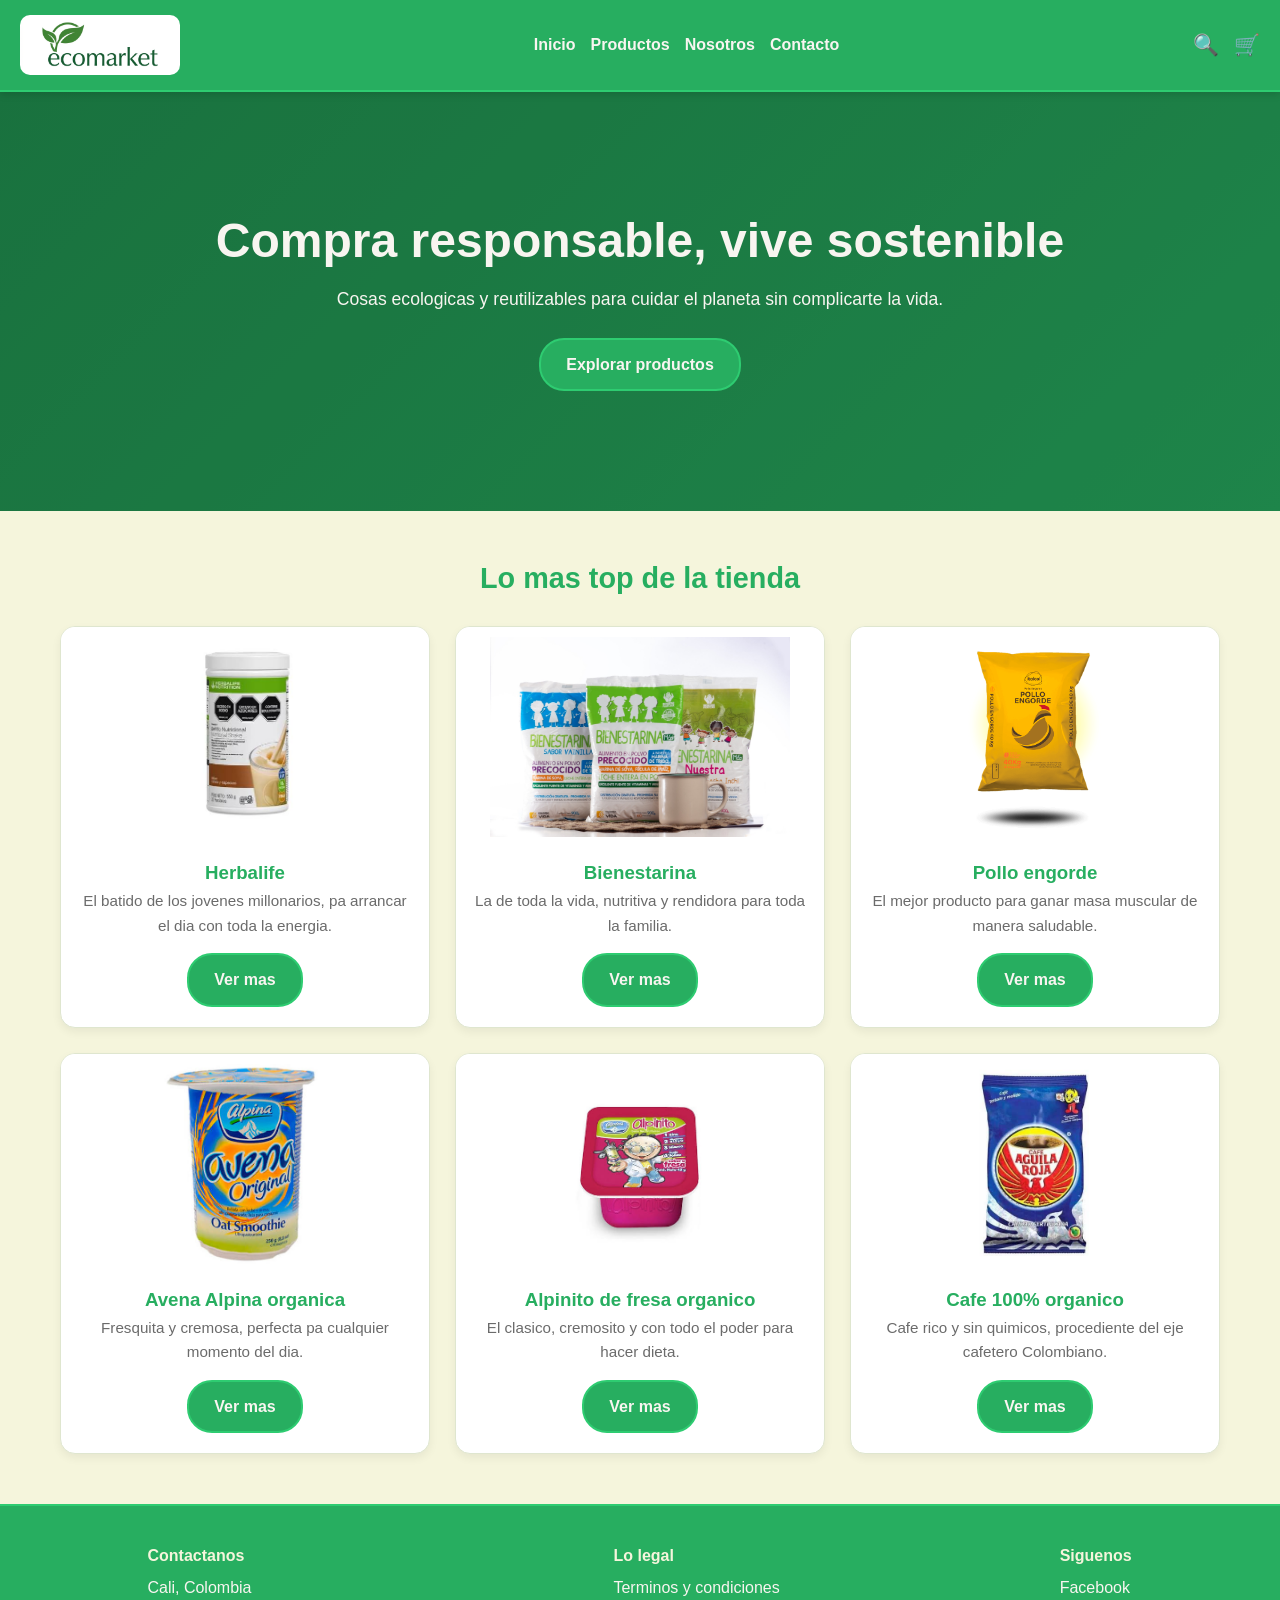
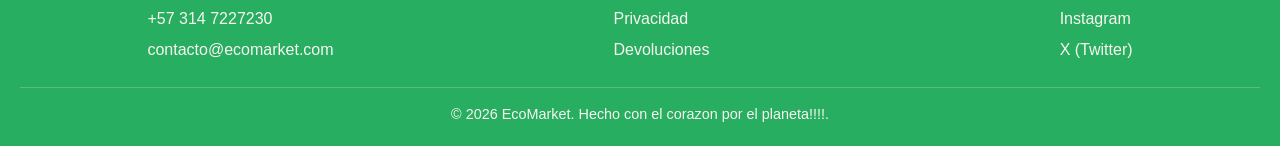
<file: index.html>
<!DOCTYPE html>
<html lang="es">
<head>
  <meta charset="UTF-8">
  <meta name="viewport" content="width=device-width, initial-scale=1.0">
  <title>EcoMarket | Inicio</title>

  <link rel="stylesheet" href="css/main.css">
  <link rel="stylesheet" href="css/layout.css">
  <link rel="stylesheet" href="css/components.css">
  <link rel="stylesheet" href="css/animations.css">
</head>
<body>

  <!-- ENCABEZADO -->
  <header class="header">
    <a href="index.html" class="logo"><img src="img/icons/logo.jpg" alt="EcoMarket"></a>

    <nav class="nav">
      <a href="index.html">Inicio</a>
      <a href="views/productos.html">Productos</a>
      <a href="views/sobre-nosotros.html">Nosotros</a>
      <a href="views/contacto.html">Contacto</a>
    </nav>

    <div class="header-iconos">
      <a href="views/productos.html" title="Buscar">🔍</a>
      <a href="#" title="Carrito">🛒</a>
    </div>
  </header>

  <main>

    <!-- PRINCIPAL -->
    <section class="banner">
      <h1>Compra responsable, vive sostenible</h1>
      <p>Cosas ecologicas y reutilizables para cuidar el planeta sin complicarte la vida.</p>
      <a href="views/productos.html" class="btn">Explorar productos</a>
    </section>

    <!-- PRODUCTOS DESTACADOS -->
    <section class="destacados">
      <h2>Lo mas top de la tienda</h2>

      <div class="vitrina">

        <article class="card">
          <img src="img/products/herbalife.jpg" alt="Batido Herbalife">
          <h3>Herbalife</h3>
          <p>El batido de los jovenes millonarios, pa arrancar el dia con toda la energia.</p>
          <a href="views/productos.html" class="btn">Ver mas</a>
        </article>

        <article class="card">
          <img src="img/products/bienestarina.jpg" alt="Bolsa de Bienestarina">
          <h3>Bienestarina</h3>
          <p>La de toda la vida, nutritiva y rendidora para toda la familia.</p>
          <a href="views/productos.html" class="btn">Ver mas</a>
        </article>

        <article class="card">
          <img src="img/products/pollo-engorde.png" alt="Bulto de pollo engorde">
          <h3>Pollo engorde</h3>
          <p>El mejor producto para ganar masa muscular de manera saludable.</p>
          <a href="views/productos.html" class="btn">Ver mas</a>
        </article>

        <article class="card">
          <img src="img/products/avena-alpina.jpg" alt="Avena Alpina">
          <h3>Avena Alpina organica</h3>
          <p>Fresquita y cremosa, perfecta pa cualquier momento del dia.</p>
          <a href="views/productos.html" class="btn">Ver mas</a>
        </article>

        <article class="card">
          <img src="img/products/alpinito-fresa.jpg" alt="Alpinito sabor a fresa">
          <h3>Alpinito de fresa organico</h3>
          <p>El clasico, cremosito y con todo el poder para hacer dieta.</p>
          <a href="views/productos.html" class="btn">Ver mas</a>
        </article>

        <article class="card">
          <img src="img/products/aguila-roja.jpg" alt="Cafe Aguila Roja">
          <h3>Cafe 100% organico</h3>
          <p>Cafe rico y sin quimicos, procediente del eje cafetero Colombiano.</p>
          <a href="views/productos.html" class="btn">Ver mas</a>
        </article>

      </div>
    </section>

  </main>

  <!-- PIE DE PAGINA -->
  <footer class="footer">
    <div class="footer-columna">
      <h4>Contactanos</h4>
      <p> Cali, Colombia</p>
      <p> +57 314 7227230</p>
      <p> contacto@ecomarket.com</p>
    </div>

    <div class="footer-columna">
      <h4>Lo legal</h4>
      <a href="#">Terminos y condiciones</a>
      <a href="#">Privacidad</a>
      <a href="#">Devoluciones</a>
    </div>

    <div class="footer-columna">
      <h4>Siguenos</h4>
      <a href="#">Facebook</a>
      <a href="#">Instagram</a>
      <a href="#">X (Twitter)</a>
    </div>

    <p class="copy">© 2026 EcoMarket. Hecho con el corazon por el planeta!!!!.</p>
  </footer>

</body>
</html>
</file>
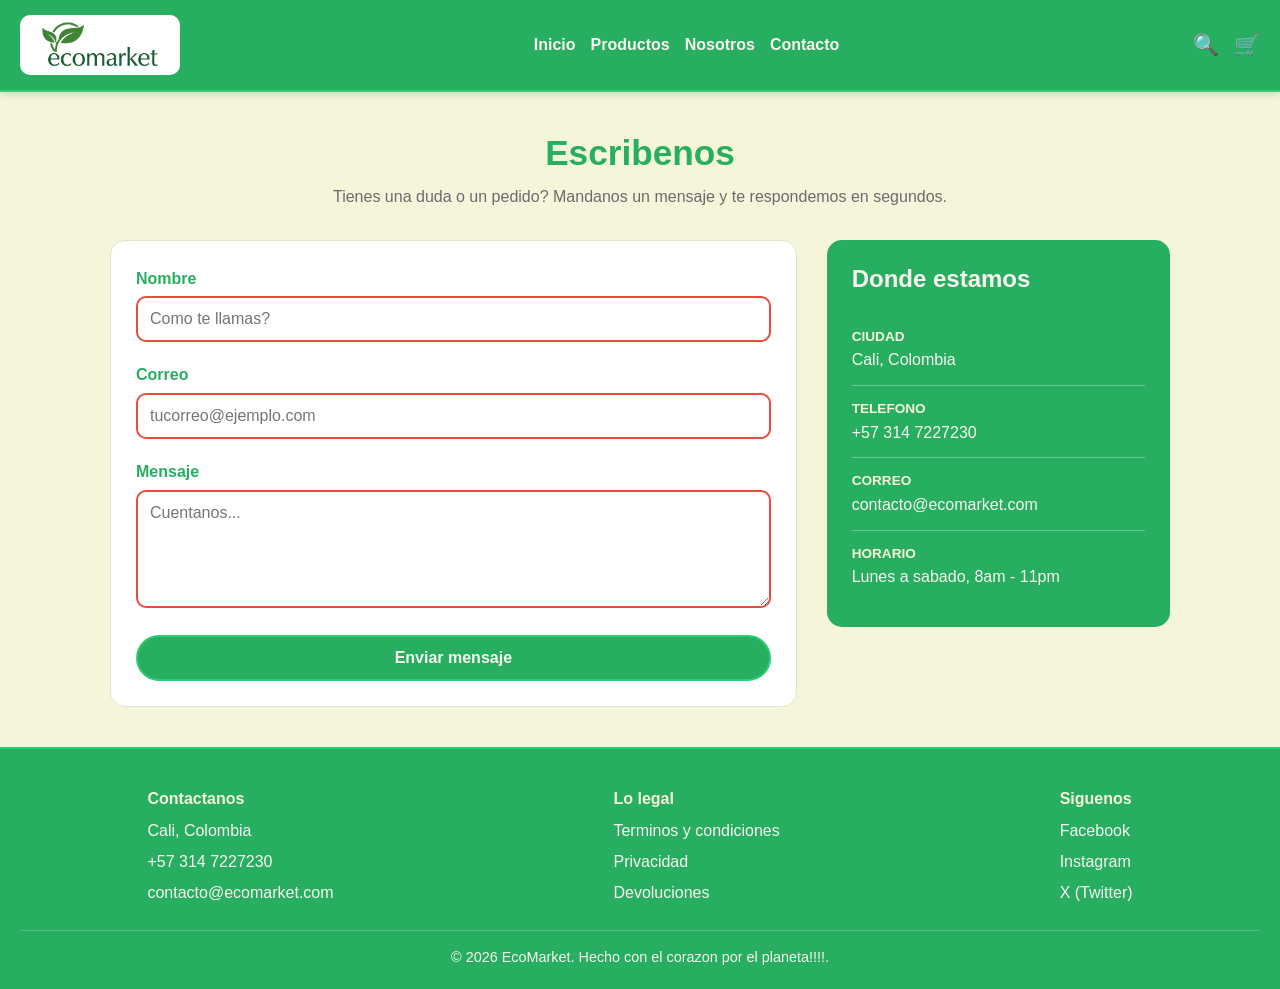
<file: views/contacto.html>
<!DOCTYPE html>
<html lang="es">
<head>
  <meta charset="UTF-8">
  <meta name="viewport" content="width=device-width, initial-scale=1.0">
  <title>EcoMarket | Contacto</title>

  <link rel="stylesheet" href="../css/main.css">
  <link rel="stylesheet" href="../css/layout.css">
  <link rel="stylesheet" href="../css/components.css">
  <link rel="stylesheet" href="../css/animations.css">
</head>
<body>

  <!-- ENCABEZADO -->
  <header class="header">
    <a href="../index.html" class="logo"><img src="../img/icons/logo.jpg" alt="EcoMarket"></a>

    <nav class="nav">
      <a href="../index.html">Inicio</a>
      <a href="productos.html">Productos</a>
      <a href="sobre-nosotros.html">Nosotros</a>
      <a href="contacto.html">Contacto</a>
    </nav>

    <div class="header-iconos">
      <a href="productos.html" title="Buscar">🔍</a>
      <a href="#" title="Carrito">🛒</a>
    </div>
  </header>

  <main class="contacto">

    <h1>Escribenos</h1>
    <p class="contacto-intro">Tienes una duda o un pedido? Mandanos un mensaje y te respondemos en segundos.</p>

    <div class="contacto-columnas">

      <!-- FORMULARIO -->
      <form class="formulario" action="#">
        <div class="campo">
          <label for="nombre">Nombre</label>
          <input type="text" id="nombre" name="nombre" placeholder="Como te llamas?" minlength="3" required>
        </div>

        <div class="campo">
          <label for="email">Correo</label>
          <input type="email" id="email" name="email" placeholder="tucorreo@ejemplo.com" required>
        </div>

        <div class="campo">
          <label for="mensaje">Mensaje</label>
          <textarea id="mensaje" name="mensaje" rows="5" placeholder="Cuentanos..." minlength="10" required></textarea>
        </div>

        <button type="submit" class="btn">Enviar mensaje</button>
      </form>

      <!-- INFORMACION -->
      <div class="contacto-info">
        <h2>Donde estamos</h2>

        <div class="dato">
          <strong>Ciudad</strong>
          <p>Cali, Colombia</p>
        </div>

        <div class="dato">
          <strong>Telefono</strong>
          <p>+57 314 7227230</p>
        </div>

        <div class="dato">
          <strong>Correo</strong>
          <p>contacto@ecomarket.com</p>
        </div>

        <div class="dato">
          <strong>Horario</strong>
          <p>Lunes a sabado, 8am - 11pm</p>
        </div>
      </div>

    </div>
  </main>

  <!-- PIE DE PAGINA -->
  <footer class="footer">
    <div class="footer-columna">
      <h4>Contactanos</h4>
      <p> Cali, Colombia</p>
      <p> +57 314 7227230</p>
      <p> contacto@ecomarket.com</p>
    </div>

    <div class="footer-columna">
      <h4>Lo legal</h4>
      <a href="#">Terminos y condiciones</a>
      <a href="#">Privacidad</a>
      <a href="#">Devoluciones</a>
    </div>

    <div class="footer-columna">
      <h4>Siguenos</h4>
      <a href="#">Facebook</a>
      <a href="#">Instagram</a>
      <a href="#">X (Twitter)</a>
    </div>

    <p class="copy">© 2026 EcoMarket. Hecho con el corazon por el planeta!!!!.</p>
  </footer>

</body>
</html>
</file>
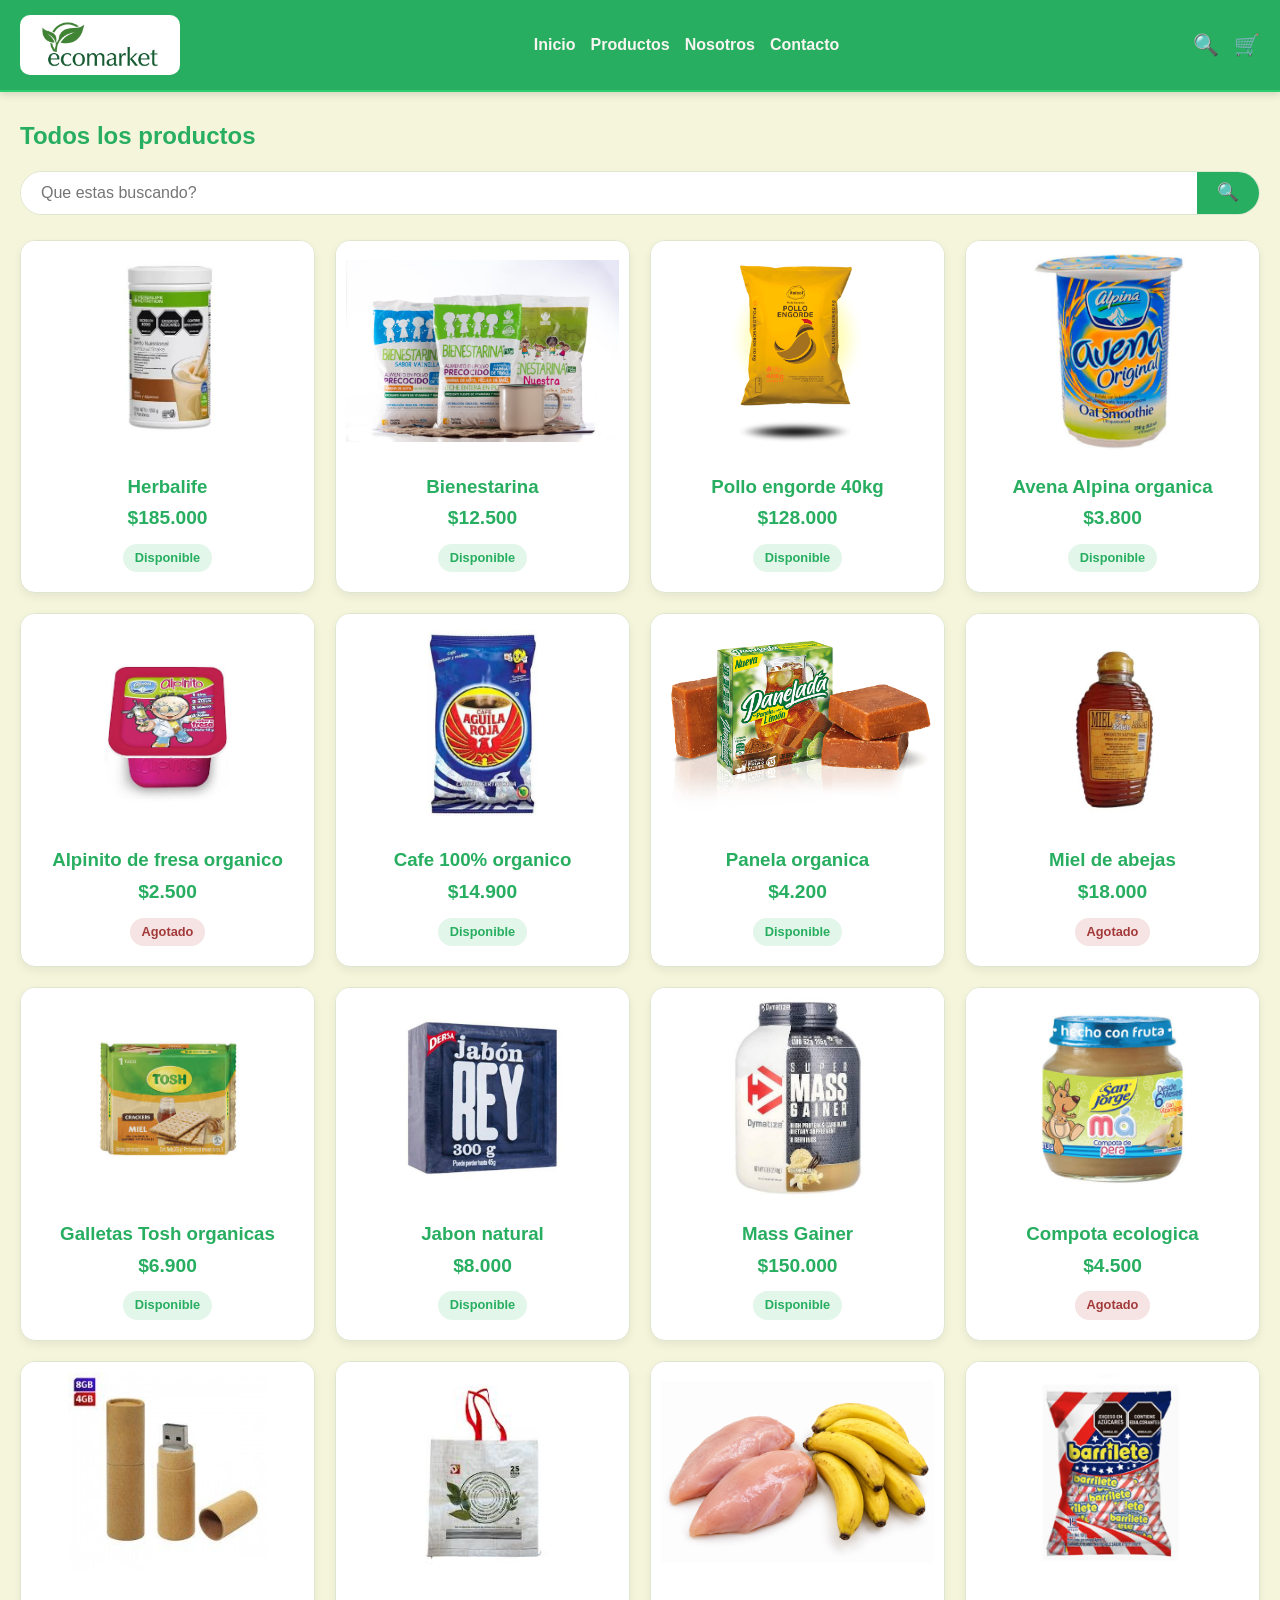
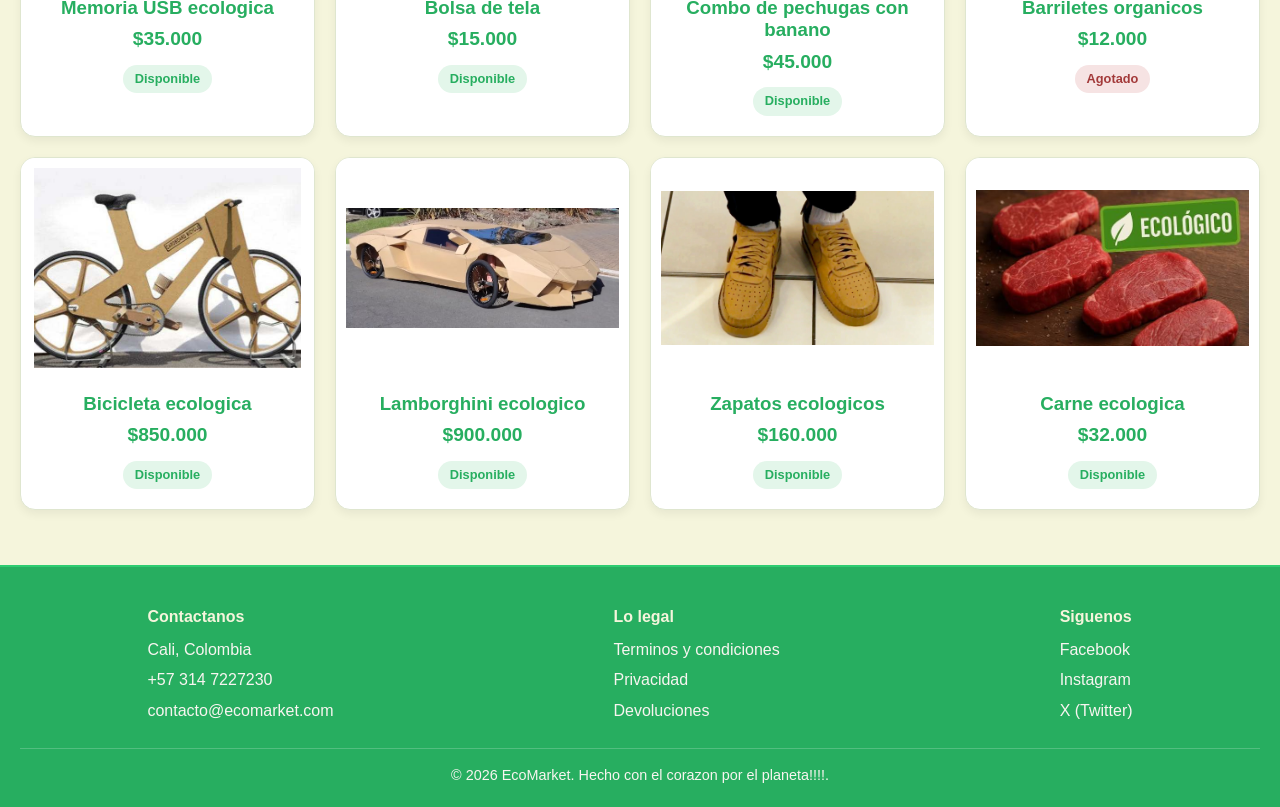
<file: views/productos.html>
<!DOCTYPE html>
<html lang="es">
<head>
  <meta charset="UTF-8">
  <meta name="viewport" content="width=device-width, initial-scale=1.0">
  <title>EcoMarket | Productos</title>

  <link rel="stylesheet" href="../css/main.css">
  <link rel="stylesheet" href="../css/layout.css">
  <link rel="stylesheet" href="../css/components.css">
  <link rel="stylesheet" href="../css/animations.css">
</head>
<body>

  <!-- ENCABEZADO -->
  <header class="header">
    <a href="../index.html" class="logo"><img src="../img/icons/logo.jpg" alt="EcoMarket"></a>

    <nav class="nav">
      <a href="../index.html">Inicio</a>
      <a href="productos.html">Productos</a>
      <a href="sobre-nosotros.html">Nosotros</a>
      <a href="contacto.html">Contacto</a>
    </nav>

    <div class="header-iconos">
      <a href="productos.html" title="Buscar">🔍</a>
      <a href="#" title="Carrito">🛒</a>
    </div>
  </header>

  <main class="catalogo">

    <!-- CONTENIDO DEL CATALOGO -->
    <section class="catalogo-contenido">
      <h1>Todos los productos</h1>

      <!-- BUSCADOR -->
      <div class="buscador">
        <input type="search" placeholder="Que estas buscando?">
        <button type="button">🔍</button>
      </div>

      <!-- AQUI VAN TODOS LOS PRODUCTOS -->
      <div class="vitrina-completa">

        <article class="card">
          <img src="../img/products/herbalife.jpg" alt="Batido Herbalife">
          <h3>Herbalife</h3>
          <p class="precio">$185.000</p>
          <span class="etiqueta disponible">Disponible</span>
        </article>

        <article class="card">
          <img src="../img/products/bienestarina.jpg" alt="Bolsa de Bienestarina">
          <h3>Bienestarina</h3>
          <p class="precio">$12.500</p>
          <span class="etiqueta disponible">Disponible</span>
        </article>

        <article class="card">
          <img src="../img/products/pollo-engorde.png" alt="Bulto de pollo engorde">
          <h3>Pollo engorde 40kg</h3>
          <p class="precio">$128.000</p>
          <span class="etiqueta disponible">Disponible</span>
        </article>

        <article class="card">
          <img src="../img/products/avena-alpina.jpg" alt="Avena Alpina">
          <h3>Avena Alpina organica</h3>
          <p class="precio">$3.800</p>
          <span class="etiqueta disponible">Disponible</span>
        </article>

        <article class="card">
          <img src="../img/products/alpinito-fresa.jpg" alt="Alpinito sabor a fresa">
          <h3>Alpinito de fresa organico</h3>
          <p class="precio">$2.500</p>
          <span class="etiqueta agotado">Agotado</span>
        </article>

        <article class="card">
          <img src="../img/products/aguila-roja.jpg" alt="Cafe Aguila Roja">
          <h3>Cafe 100% organico</h3>
          <p class="precio">$14.900</p>
          <span class="etiqueta disponible">Disponible</span>
        </article>

        <article class="card">
          <img src="../img/products/panelada.png" alt="Panela">
          <h3>Panela organica</h3>
          <p class="precio">$4.200</p>
          <span class="etiqueta disponible">Disponible</span>
        </article>

        <article class="card">
          <img src="../img/products/miel.jpg" alt="Frasco de miel de abejas">
          <h3>Miel de abejas</h3>
          <p class="precio">$18.000</p>
          <span class="etiqueta agotado">Agotado</span>
        </article>

        <article class="card">
          <img src="../img/products/galletas-tosh.jpg" alt="Galletas Tosh">
          <h3>Galletas Tosh organicas</h3>
          <p class="precio">$6.900</p>
          <span class="etiqueta disponible">Disponible</span>
        </article>

        <article class="card">
          <img src="../img/products/jabon-azul.jpg" alt="Jabon azul">
          <h3>Jabon natural</h3>
          <p class="precio">$8.000</p>
          <span class="etiqueta disponible">Disponible</span>
        </article>

        <article class="card">
          <img src="../img/products/mass-gainer.jpg" alt="Tarro de Mass Gainer">
          <h3>Mass Gainer</h3>
          <p class="precio">$150.000</p>
          <span class="etiqueta disponible">Disponible</span>
        </article>

        <article class="card">
          <img src="../img/products/compota-ecologica.jpg" alt="Compota ecologica">
          <h3>Compota ecologica</h3>
          <p class="precio">$4.500</p>
          <span class="etiqueta agotado">Agotado</span>
        </article>

        <article class="card">
          <img src="../img/products/memoria-usb.jpg" alt="Memoria USB ecologica">
          <h3>Memoria USB ecologica</h3>
          <p class="precio">$35.000</p>
          <span class="etiqueta disponible">Disponible</span>
        </article>

        <article class="card">
          <img src="../img/products/bolsa-d1.jpg" alt="Bolsa reutilizable del D1">
          <h3>Bolsa de tela</h3>
          <p class="precio">$15.000</p>
          <span class="etiqueta disponible">Disponible</span>
        </article>

        <article class="card">
          <img src="../img/products/pechugas-banano.png" alt="Combo de pechugas con banano">
          <h3>Combo de pechugas con banano</h3>
          <p class="precio">$45.000</p>
          <span class="etiqueta disponible">Disponible</span>
        </article>

        <article class="card">
          <img src="../img/products/barrilete.jpg" alt="Bolsa de barriletes">
          <h3>Barriletes organicos</h3>
          <p class="precio">$12.000</p>
          <span class="etiqueta agotado">Agotado</span>
        </article>

        <article class="card">
          <img src="../img/products/bicicleta-ecologica.jpg" alt="Bicicleta ecologica">
          <h3>Bicicleta ecologica</h3>
          <p class="precio">$850.000</p>
          <span class="etiqueta disponible">Disponible</span>
        </article>

        <article class="card">
          <img src="../img/products/lambo-carton.jpg" alt="Lamborghini de carton">
          <h3>Lamborghini ecologico</h3>
          <p class="precio">$900.000</p>
          <span class="etiqueta disponible">Disponible</span>
        </article>

        <article class="card">
          <img src="../img/products/zapatos-ecologicos.jpg" alt="Zapatos ecologicos">
          <h3>Zapatos ecologicos</h3>
          <p class="precio">$160.000</p>
          <span class="etiqueta disponible">Disponible</span>
        </article>

        <article class="card">
          <img src="../img/products/carne-ecologica.jpg" alt="Carne ecologica">
          <h3>Carne ecologica</h3>
          <p class="precio">$32.000</p>
          <span class="etiqueta disponible">Disponible</span>
        </article>

      </div>

    </section>

  </main>

  <!-- PIE DE PAGINA -->
  <footer class="footer">
    <div class="footer-columna">
      <h4>Contactanos</h4>
      <p> Cali, Colombia</p>
      <p> +57 314 7227230</p>
      <p> contacto@ecomarket.com</p>
    </div>

    <div class="footer-columna">
      <h4>Lo legal</h4>
      <a href="#">Terminos y condiciones</a>
      <a href="#">Privacidad</a>
      <a href="#">Devoluciones</a>
    </div>

    <div class="footer-columna">
      <h4>Siguenos</h4>
      <a href="#">Facebook</a>
      <a href="#">Instagram</a>
      <a href="#">X (Twitter)</a>
    </div>

    <p class="copy">© 2026 EcoMarket. Hecho con el corazon por el planeta!!!!.</p>
  </footer>

</body>
</html>
</file>
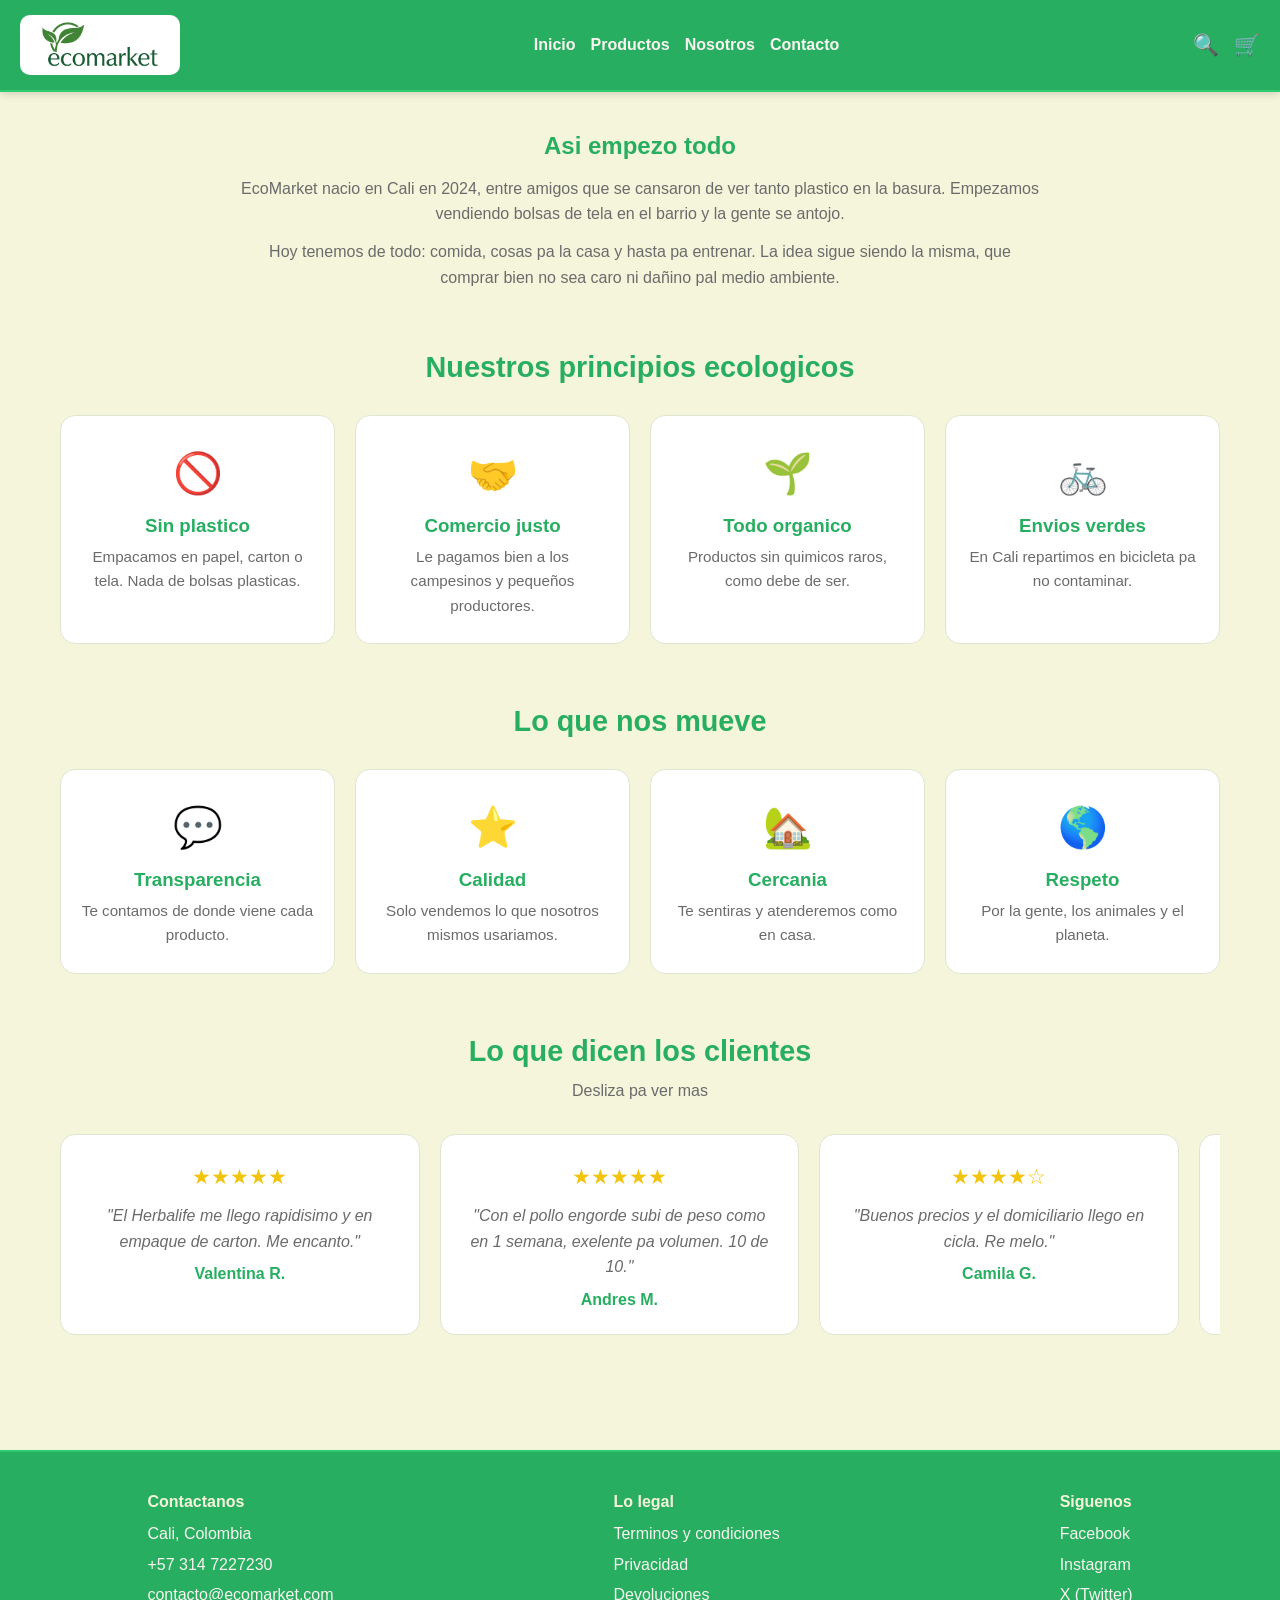
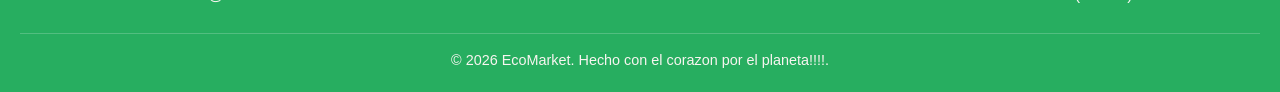
<file: views/sobre-nosotros.html>
<!DOCTYPE html>
<html lang="es">
<head>
  <meta charset="UTF-8">
  <meta name="viewport" content="width=device-width, initial-scale=1.0">
  <title>EcoMarket | Nosotros</title>

  <link rel="stylesheet" href="../css/main.css">
  <link rel="stylesheet" href="../css/layout.css">
  <link rel="stylesheet" href="../css/components.css">
  <link rel="stylesheet" href="../css/animations.css">
</head>
<body>

  <!-- ENCABEZADO -->
  <header class="header">
    <a href="../index.html" class="logo"><img src="../img/icons/logo.jpg" alt="EcoMarket"></a>

    <nav class="nav">
      <a href="../index.html">Inicio</a>
      <a href="productos.html">Productos</a>
      <a href="sobre-nosotros.html">Nosotros</a>
      <a href="contacto.html">Contacto</a>
    </nav>

    <div class="header-iconos">
      <a href="productos.html" title="Buscar">🔍</a>
      <a href="#" title="Carrito">🛒</a>
    </div>
  </header>

  <main class="nosotros">

    <!-- HISTORIA -->
    <section class="historia">
      <div class="historia-texto">
        <h1>Asi empezo todo</h1>
        <p>EcoMarket nacio en Cali en 2024, entre amigos que se cansaron de ver tanto plastico en la basura. Empezamos vendiendo bolsas de tela en el barrio y la gente se antojo.</p>
        <p>Hoy tenemos de todo: comida, cosas pa  la casa y hasta pa entrenar. La idea sigue siendo la misma, que comprar bien no sea caro ni dañino pal medio ambiente.</p>
      </div>
    </section>

    <!-- PRINCIPIOS ECOLOGICOS -->
    <section class="seccion-nosotros">
      <h2>Nuestros principios ecologicos</h2>

      <div class="principios">
        <article class="principio">
          <span class="principio-icono">🚫</span>
          <h3>Sin plastico</h3>
          <p>Empacamos en papel, carton o tela. Nada de bolsas plasticas.</p>
        </article>

        <article class="principio">
          <span class="principio-icono">🤝</span>
          <h3>Comercio justo</h3>
          <p>Le pagamos bien a los campesinos y pequeños productores.</p>
        </article>

        <article class="principio">
          <span class="principio-icono">🌱</span>
          <h3>Todo organico</h3>
          <p>Productos sin quimicos raros, como debe de ser.</p>
        </article>

        <article class="principio">
          <span class="principio-icono">🚲</span>
          <h3>Envios verdes</h3>
          <p>En Cali repartimos en bicicleta pa no contaminar.</p>
        </article>
      </div>
    </section>

    <!-- VALORES -->
    <section class="seccion-nosotros">
      <h2>Lo que nos mueve</h2>

      <div class="principios">
        <article class="principio">
          <span class="principio-icono">💬</span>
          <h3>Transparencia</h3>
          <p>Te contamos de donde viene cada producto.</p>
        </article>

        <article class="principio">
          <span class="principio-icono">⭐</span>
          <h3>Calidad</h3>
          <p>Solo vendemos lo que nosotros mismos usariamos.</p>
        </article>

        <article class="principio">
          <span class="principio-icono">🏡</span>
          <h3>Cercania</h3>
          <p>Te sentiras y atenderemos como en casa.</p>
        </article>

        <article class="principio">
          <span class="principio-icono">🌎</span>
          <h3>Respeto</h3>
          <p>Por la gente, los animales y el planeta.</p>
        </article>
      </div>
    </section>

    <!-- OPINIONES DE LA GENTE -->
    <section class="seccion-nosotros">
      <h2>Lo que dicen los clientes</h2>
      <p class="carrusel-ayuda">Desliza pa ver mas </p>

      <div class="carrusel">
        <article class="testimonio">
          <p class="estrellas">★★★★★</p>
          <p>"El Herbalife me llego rapidisimo y en empaque de carton. Me encanto."</p>
          <h4>Valentina R.</h4>
        </article>

        <article class="testimonio">
          <p class="estrellas">★★★★★</p>
          <p>"Con el pollo engorde subi de peso como en 1 semana, exelente pa volumen. 10 de 10."</p>
          <h4>Andres M.</h4>
        </article>

        <article class="testimonio">
          <p class="estrellas">★★★★☆</p>
          <p>"Buenos precios y el domiciliario llego en cicla. Re melo."</p>
          <h4>Camila G.</h4>
        </article>

        <article class="testimonio">
          <p class="estrellas">★★★★★</p>
          <p>"Compre el lambo de carton pa mi hijo y no se baja de ahi."</p>
          <h4>Juan P.</h4>
        </article>
      </div>
    </section>

  </main>

  <!-- PIE DE PAGINA -->
  <footer class="footer">
    <div class="footer-columna">
      <h4>Contactanos</h4>
      <p> Cali, Colombia</p>
      <p> +57 314 7227230</p>
      <p> contacto@ecomarket.com</p>
    </div>

    <div class="footer-columna">
      <h4>Lo legal</h4>
      <a href="#">Terminos y condiciones</a>
      <a href="#">Privacidad</a>
      <a href="#">Devoluciones</a>
    </div>

    <div class="footer-columna">
      <h4>Siguenos</h4>
      <a href="#">Facebook</a>
      <a href="#">Instagram</a>
      <a href="#">X (Twitter)</a>
    </div>

    <p class="copy">© 2026 EcoMarket. Hecho con el corazon por el planeta!!!!.</p>
  </footer>

</body>
</html>
</file>
<file: css/main.css>
/* =========================================
   Reset, variables (colores) y tipografia
   ========================================= */

/* Variables: guardamos los colores para reusarlos */
:root {
  --principal: #27ae60;       /* verde oscuro (requerimiento) */
  --acento: #2ecc71;          /* verde claro (requerimiento) */
  --fondo: #f5f5dc;           /* beige (requerimiento) */
  --superficie: #ffffff;      /* blanco para tarjetas */
  --borde: #dfe6cf;
  --texto: #2b2b2b;
  --texto-suave: #6b6b6b;
  --texto-claro: #f8f5f0;     /* texto sobre fondo oscuro */
}

/* Reset: quitamos margenes que trae el navegador */
* {
  margin: 0;
  padding: 0;
  box-sizing: border-box;
}

body {
  font-family: Arial, Helvetica, sans-serif;
  background-color: var(--fondo);
  color: var(--texto);
  line-height: 1.6;
}

h1,
h2,
h3,
h4 {
  line-height: 1.2;
}

a {
  text-decoration: none;
  color: inherit;
}

/* Los campos y botones usan la misma fuente de la pagina */
input,
textarea,
button {
  font-family: inherit;
}

img {
  max-width: 100%;
  display: block;
}
</file>
<file: css/layout.css>
/* =========================================
   Header, secciones, vitrinas y footer
   (Mobile First: primero celular, luego pantallas grandes)
   ========================================= */

/* ---------- HEADER ---------- */
.header {
  background-color: var(--principal);
  border-bottom: 2px solid var(--acento);
  padding: 15px 20px;
  display: flex;
  flex-direction: column;
  align-items: center;
  gap: 10px;
  box-shadow: 0 2px 8px rgba(0, 0, 0, 0.15);
  position: sticky;
  top: 0;
  z-index: 10;
}

/* El logo es cuadrado con mucho blanco alrededor:
   con object-fit: cover lo recortamos para que solo se vea el dibujo */
.logo img {
  width: 160px;
  height: 60px;
  object-fit: cover;
  background-color: var(--superficie);
  border-radius: 10px;
}

.nav {
  display: flex;
  flex-wrap: wrap;
  justify-content: center;
  gap: 15px;
}

.nav a {
  font-weight: bold;
  color: var(--texto-claro);
}

.nav a:hover {
  color: var(--fondo);
  text-decoration: underline;
}

.header-iconos {
  display: flex;
  gap: 15px;
  font-size: 1.3rem;
}

/* ---------- BANNER PRINCIPAL ---------- */
.banner {
  background: linear-gradient(rgba(0, 0, 0, 0.35), rgba(0, 0, 0, 0.35)),
    linear-gradient(135deg, var(--principal), var(--acento));
  color: var(--texto-claro);
  text-align: center;
  padding: 80px 20px;
}

.banner h1 {
  font-size: 2rem;
  margin-bottom: 15px;
}

.banner p {
  font-size: 1.1rem;
  margin-bottom: 25px;
}

/* ---------- PRODUCTOS DESTACADOS ---------- */
.destacados {
  padding: 50px 20px;
  max-width: 1200px;
  margin: 0 auto;
}

.destacados h2 {
  text-align: center;
  color: var(--principal);
  font-size: 1.8rem;
  margin-bottom: 30px;
}

/* Vitrina: 1 columna en celular */
.vitrina {
  display: grid;
  grid-template-columns: 1fr;
  gap: 25px;
}

/* ---------- FOOTER ---------- */
.footer {
  background-color: var(--principal);
  border-top: 2px solid var(--acento);
  color: var(--texto-claro);
  padding: 40px 20px 20px;
  display: flex;
  flex-direction: column;
  gap: 25px;
}

.footer-columna {
  display: flex;
  flex-direction: column;
  gap: 5px;
}

.footer-columna h4 {
  color: var(--fondo);
  margin-bottom: 5px;
}

.footer-columna a:hover {
  color: var(--fondo);
}

.copy {
  text-align: center;
  font-size: 0.9rem;
  border-top: 1px solid rgba(255, 255, 255, 0.2);
  padding-top: 15px;
}

/* ---------- TABLET (desde 768px) ---------- */
@media (min-width: 768px) {
  .header {
    flex-direction: row;
    justify-content: space-between;
  }

  .banner {
    padding: 120px 40px;
  }

  .banner h1 {
    font-size: 3rem;
  }

  .vitrina {
    grid-template-columns: repeat(2, 1fr);
  }

  .footer {
    flex-direction: row;
    flex-wrap: wrap;
    justify-content: space-around;
  }

  .copy {
    width: 100%;
  }
}

/* ---------- COMPUTADOR (desde 1024px) ---------- */
@media (min-width: 1024px) {
  .vitrina {
    grid-template-columns: repeat(3, 1fr);
  }
}

/* =========================================
   PAGINA DE PRODUCTOS
   ========================================= */

.catalogo {
  max-width: 1300px;
  margin: 0 auto;
  padding: 30px 20px;
}

.catalogo-contenido h1 {
  color: var(--principal);
  margin-bottom: 20px;
}

/* Vitrina: 1 columna en celular */
.vitrina-completa {
  display: grid;
  grid-template-columns: 1fr;
  gap: 20px;
  margin: 25px 0;
}

/* Tablet: 2 columnas */
@media (min-width: 768px) {
  .vitrina-completa {
    grid-template-columns: repeat(2, 1fr);
  }
}

/* Computador: 4 columnas */
@media (min-width: 1024px) {
  .vitrina-completa {
    grid-template-columns: repeat(4, 1fr);
  }
}

/* =========================================
   PAGINA SOBRE NOSOTROS
   ========================================= */

.nosotros {
  max-width: 1200px;
  margin: 0 auto;
  padding: 40px 20px;
}

/* Historia: texto centrado */
.historia {
  max-width: 800px;
  margin: 0 auto 60px;
  text-align: center;
}

.historia-texto h1 {
  color: var(--principal);
  margin-bottom: 15px;
}

.historia-texto p {
  color: var(--texto-suave);
  margin-bottom: 12px;
}

.seccion-nosotros {
  margin-bottom: 60px;
}

.seccion-nosotros h2 {
  text-align: center;
  color: var(--principal);
  font-size: 1.8rem;
  margin-bottom: 30px;
}

/* Principios y valores: 1 columna en celular */
.principios {
  display: grid;
  grid-template-columns: 1fr;
  gap: 20px;
}

/* Carrusel: fila que se desliza de lado y se "acomoda" en cada tarjeta */
.carrusel-ayuda {
  text-align: center;
  color: var(--texto-suave);
  margin: -20px 0 20px;
}

.carrusel {
  display: flex;
  gap: 20px;
  overflow-x: auto;
  scroll-snap-type: x mandatory;
  padding: 10px 0 15px;
}

.testimonio {
  flex: 0 0 85%;
  scroll-snap-align: start;
}

/* Tablet */
@media (min-width: 768px) {
  .principios {
    grid-template-columns: repeat(2, 1fr);
  }

  .testimonio {
    flex-basis: 45%;
  }
}

/* Computador */
@media (min-width: 1024px) {
  .principios {
    grid-template-columns: repeat(4, 1fr);
  }

  .testimonio {
    flex-basis: 31%;
  }
}

/* =========================================
   PAGINA DE CONTACTO
   ========================================= */

.contacto {
  max-width: 1100px;
  margin: 0 auto;
  padding: 40px 20px;
}

.contacto h1 {
  color: var(--principal);
  text-align: center;
  font-size: 2.2rem;
}

.contacto-intro {
  text-align: center;
  color: var(--texto-suave);
  margin: 10px 0 30px;
}

/* Celular: formulario arriba e info abajo */
.contacto-columnas {
  display: grid;
  grid-template-columns: 1fr;
  gap: 30px;
}

/* Tablet y computador: formulario ancho e info angosta al lado */
@media (min-width: 768px) {
  .contacto-columnas {
    grid-template-columns: 2fr 1fr;
    align-items: start;
  }
}
</file>
<file: css/components.css>
/* =========================================
   Piezas que se repiten: botones y tarjetas
   ========================================= */

/* ---------- BOTON ---------- */
.btn {
  display: inline-block;
  background-color: var(--principal);
  color: var(--texto-claro);
  border: 2px solid var(--acento);
  padding: 12px 25px;
  border-radius: 25px;
  font-weight: bold;
}

.btn:hover {
  background-color: var(--acento);
  color: var(--texto);
}

/* ---------- TARJETA DE PRODUCTO ---------- */
.card {
  background-color: var(--superficie);
  border: 1px solid var(--borde);
  border-radius: 15px;
  overflow: hidden;
  box-shadow: 0 4px 10px rgba(0, 0, 0, 0.06);
  text-align: center;
  padding-bottom: 20px;
}

.card img {
  width: 100%;
  height: 220px;
  object-fit: contain;
  background-color: var(--superficie);
  padding: 10px;
}

.card h3 {
  margin: 15px 15px 5px;
  color: var(--principal);
}

.card p {
  margin: 0 15px 15px;
  color: var(--texto-suave);
  font-size: 0.95rem;
}

/* ---------- BUSCADOR ---------- */
.buscador {
  display: flex;
  background-color: var(--superficie);
  border: 1px solid var(--borde);
  border-radius: 25px;
  overflow: hidden;
}

.buscador:focus-within {
  border-color: var(--acento);
}

.buscador input {
  flex: 1;
  border: none;
  outline: none;
  padding: 12px 20px;
  font-size: 1rem;
}

.buscador button {
  border: none;
  background-color: var(--principal);
  padding: 0 20px;
  font-size: 1.1rem;
  cursor: pointer;
}

/* ---------- TARJETA DEL CATALOGO ---------- */
.card .precio {
  color: var(--principal);
  font-weight: bold;
  font-size: 1.2rem;
  margin-bottom: 10px;
}

/* Etiqueta de stock */
.etiqueta {
  display: inline-block;
  padding: 4px 12px;
  border-radius: 15px;
  font-size: 0.8rem;
  font-weight: bold;
}

.disponible {
  background-color: #e3f6ea;
  color: var(--principal);
}

.agotado {
  background-color: #f6e3e3;
  color: #a33a3a;
}

/* ---------- PRINCIPIOS Y VALORES ---------- */
.principio {
  background-color: var(--superficie);
  border: 1px solid var(--borde);
  border-radius: 15px;
  padding: 25px 20px;
  text-align: center;
}

.principio-icono {
  display: block;
  font-size: 2.5rem;
  margin-bottom: 10px;
}

.principio h3 {
  color: var(--principal);
  margin-bottom: 8px;
}

.principio p {
  color: var(--texto-suave);
  font-size: 0.95rem;
}

/* ---------- TESTIMONIOS ---------- */
.testimonio {
  background-color: var(--superficie);
  border: 1px solid var(--borde);
  border-radius: 15px;
  padding: 25px;
  text-align: center;
}

.testimonio p {
  color: var(--texto-suave);
  font-style: italic;
}

.testimonio .estrellas {
  color: #f1c40f;
  font-size: 1.3rem;
  font-style: normal;
  margin-bottom: 10px;
}

.testimonio h4 {
  color: var(--principal);
  margin-top: 10px;
}

/* ---------- FORMULARIO ---------- */
.formulario,
.contacto-info {
  background-color: var(--superficie);
  border: 1px solid var(--borde);
  border-radius: 15px;
  padding: 25px;
}

.campo {
  margin-bottom: 20px;
}

.campo label {
  display: block;
  font-weight: bold;
  color: var(--principal);
  margin-bottom: 5px;
}

.campo input,
.campo textarea {
  width: 100%;
  padding: 12px;
  border: 2px solid var(--borde);
  border-radius: 10px;
  font-size: 1rem;
  outline: none;
}

.campo textarea {
  resize: vertical;
}

/* Validacion visual: rojo si esta vacio o mal escrito, verde si esta bien */
.campo input:invalid,
.campo textarea:invalid {
  border-color: #e74c3c;
}

.campo input:valid,
.campo textarea:valid {
  border-color: var(--acento);
}

.formulario .btn {
  width: 100%;
  font-size: 1rem;
  cursor: pointer;
}

/* ---------- INFO DE CONTACTO ---------- */
/* Caja verde para que resalte al lado del formulario */
.contacto-info {
  background-color: var(--principal);
  border: none;
  color: var(--texto-claro);
}

.contacto-info h2 {
  margin-bottom: 20px;
}

.dato {
  padding: 12px 0;
  border-bottom: 1px solid rgba(255, 255, 255, 0.3);
}

.dato:last-child {
  border-bottom: none;
}

.dato strong {
  display: block;
  font-size: 0.85rem;
  text-transform: uppercase;
  color: var(--fondo);
}
</file>
<file: css/animations.css>
/* =========================================
   ANIMACIONES BRO
   Transiciones y animaciones (keyframes)
   ========================================= */

/* Transiciones: hacen que los cambios sean suaves */
.nav a,
.footer-columna a {
  transition: all 0.3s ease;
}

.card,
.principio,
.testimonio {
  transition: transform 0.3s ease, box-shadow 0.3s ease;
}

/* Al pasar el mouse la tarjeta se eleva */
.card:hover,
.principio:hover,
.testimonio:hover {
  transform: translateY(-8px);
  box-shadow: 0 10px 20px rgba(39, 174, 96, 0.25);
}

/* Animacion de entrada del texto del banner */
@keyframes aparecer {
  from {
    opacity: 0;
    transform: translateY(20px);
  }
  to {
    opacity: 1;
    transform: translateY(0);
  }
}

.banner h1,
.banner p {
  animation: aparecer 1s ease;
}
</file>
